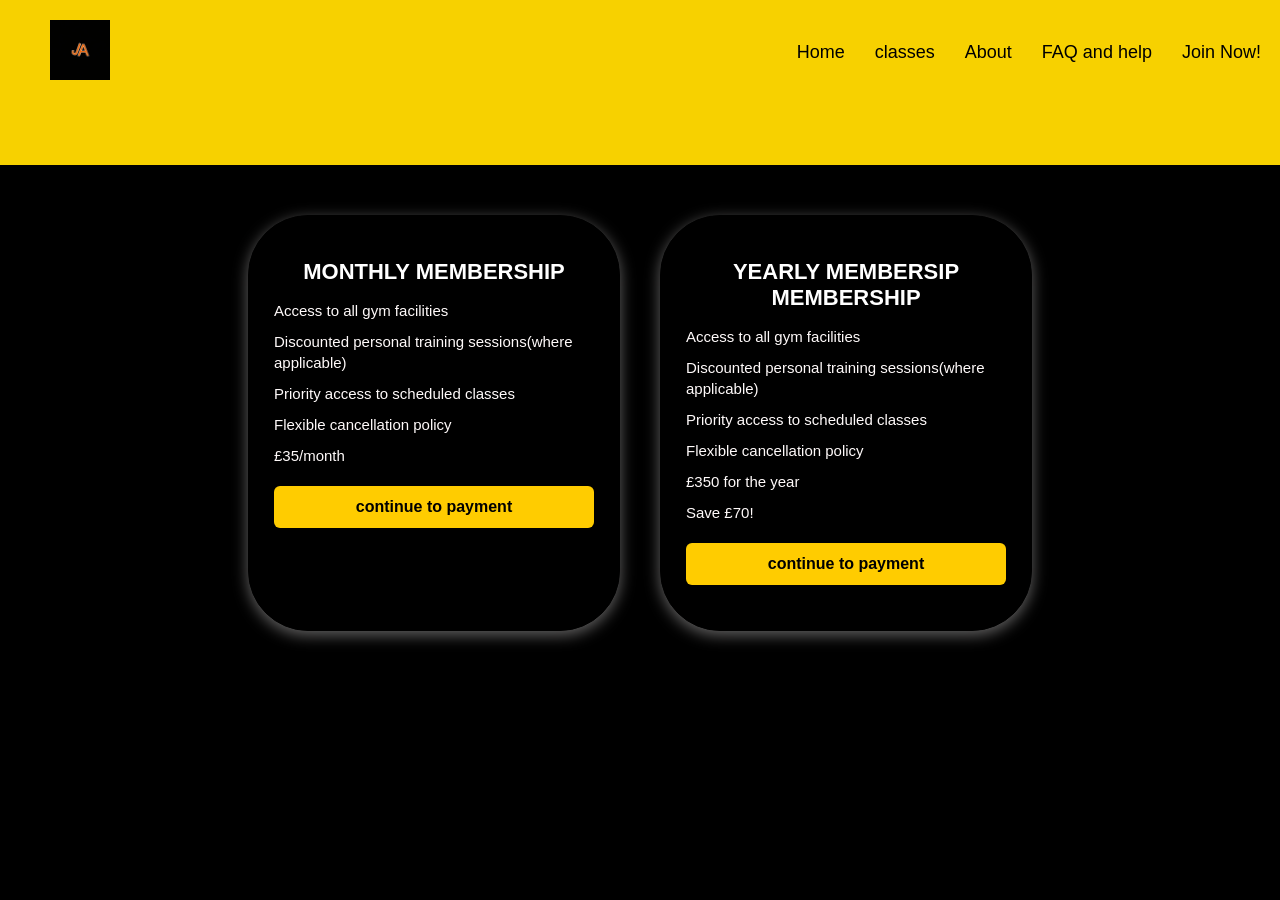
<file: chooseplan.html>
<!DOCTYPE html>
<html lang="en">
<head>
    <meta charset="UTF-8">
    <title>Choose Plan</title>
    <link rel="stylesheet" href="chooseplan.css">
</head>
<body>
 <header class=Nav-Bar
    <div class="logo">
       <a href="index.html"><img src="logo.png" alt="logo" class="favicon"></a
    </div>
    <nav class="Nav-links">
     <a href="index.html">Home</a>
     <a href="classes.html">classes</a>
      <a href="about.html">About</a>
      <a href="faq.html">FAQ and help</a>
      <a href="chooseplan.html">Join Now!</a>
      <a href="shop.html">shop</a>
    </nav>
  </header>

<header class="header">
    <h1>Choose Your Plan</h1>
</header>

<section class="plans-container">
    
   
     <div class="Club-card">
        <h2>monthly membership</h2>
        <ul>
            <li>Access to all gym facilities</li>
            <li>Discounted personal training sessions(where applicable)</li>
            <li>Priority access to scheduled classes</li>
            <li>Flexible cancellation policy</li>
            <li>£35/month</li>
            <a href="membershipdetails.html"> <button class="btn continue">continue to payment</button></a>
        </ul>
    </div>

     <div class="Club-card">
        <h2>yearly membersip membership</h2>
        <ul>
            <li>Access to all gym facilities</li>
            <li>Discounted personal training sessions(where applicable)</li>
            <li>Priority access to scheduled classes</li>
            <li>Flexible cancellation policy</li>
            <li>£350 for the year </li>
            <li>Save £70! </li>
            <a href="membershipdetails.html"> <button class="btn continue">continue to payment</button></a>
        </ul>
    </div>
</section>
</body>
</html>
</file>
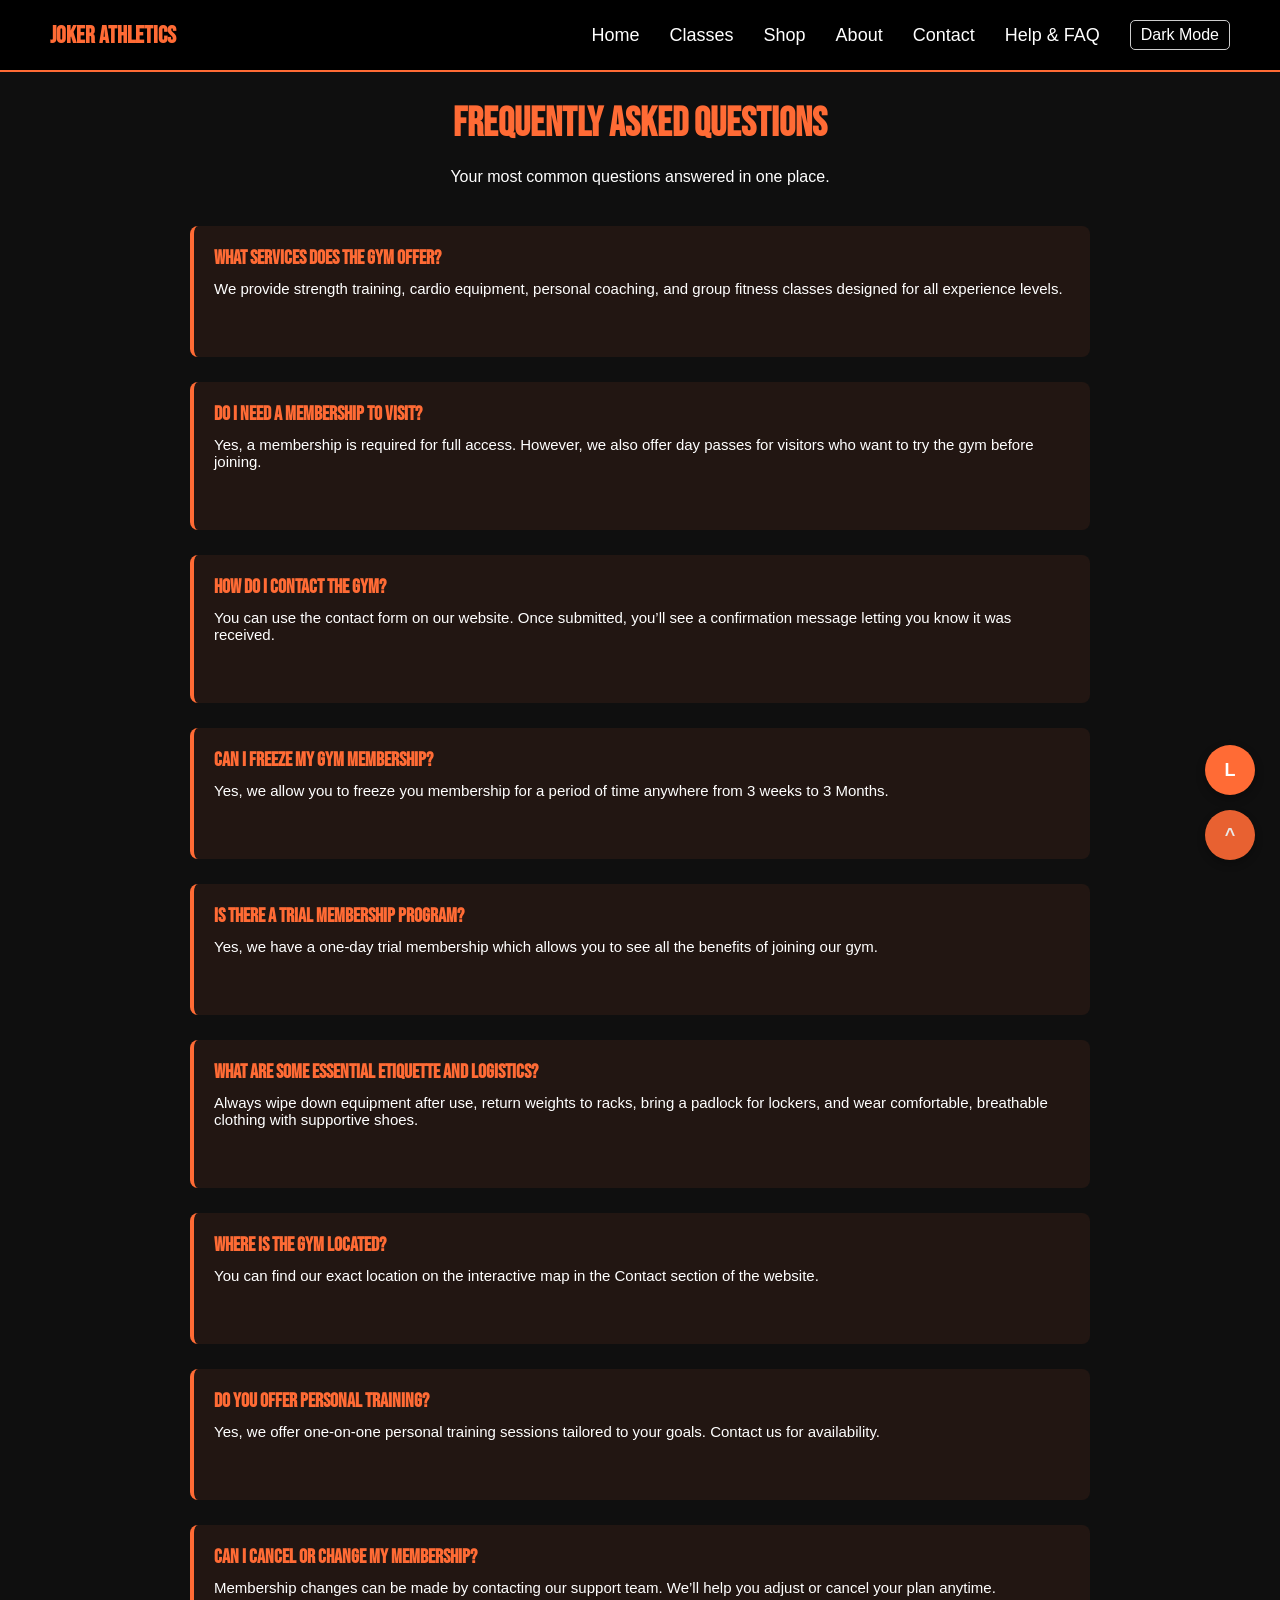
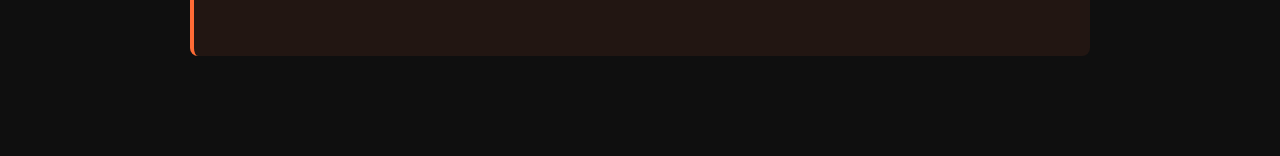
<file: faq.html>
<html>
     <head>
            <meta charset="UTF-8">
            <meta name="viewport" content="width=device-width, initial-scale=1.0">
            <title>Joker Athletics - Belfast</title>
            <link rel="icon" type="image/x-icon" href="JA-favicon.jpg">
            <link rel="stylesheet" href="style.css">
            <script src="https://code.jquery.com/jquery-3.6.0.min.js"></script>

            </div>            
            <header class="navbar">
                <div class="logo">
                    <a href="index.html">Joker Athletics</a>
                </div>
                <nav class="nav-links">
                    <a href="index.html">Home</a>
                    <a href="classes.html">Classes</a>
                    <a href="shop.html">Shop</a>
                    <a href="#about">About</a>
                    <a href="#contact">Contact</a>
                    <a href="faq.html">Help & FAQ</a>
                    <button id="themeToggle" style="cursor: pointer; padding: 5px 10px; border-radius: 5px; border: 1px solid #ccc; background: transparent;">Dark Mode</button>
                </nav>
            </header>
         <section class="helpfaq" id="helpfaq">
          
            <!-- FAQ section -->
          <h2>Frequently Asked Questions</h2>
            <p>Your most common questions answered in one place.</p>
            
            <div class="helpfaq-container">
               <div class="helpfaq-item">
                    <h3>What services does the gym offer?</h3>
                    <p>We provide strength training, cardio equipment, personal coaching, and group fitness classes designed for all experience levels.</p>
                </div>

                <div class="helpfaq-item">
                    <h3>Do I need a membership to visit?</h3>
                    <p>Yes, a membership is required for full access. However, we also offer day passes for visitors who want to try the gym before joining.</p>
                </div>

                <div class="helpfaq-item">
                    <h3>How do I contact the gym?</h3>
                    <p>You can use the contact form on our website. Once submitted, you’ll see a confirmation message letting you know it was received.</p>
                </div>

                <div class="helpfaq-item">
                    <h3>Can I freeze my gym membership?</h3>
                    <p>Yes, we allow you to freeze you membership for a period of time anywhere from 3 weeks to 3 Months.</p>
                </div>

                <div class="helpfaq-item">
                    <h3>Is there a trial membership program?</h3>
                    <p>Yes, we have a one-day trial membership which allows you to see all the benefits of joining our gym.</p>
                </div>

                <div class="helpfaq-item">
                    <h3>What are some essential etiquette and logistics?</h3>
                    <p>Always wipe down equipment after use, return weights to racks, bring a padlock for lockers, and wear comfortable, breathable clothing with supportive shoes.</p>
                </div>

                <div class="helpfaq-item">
                    <h3>Where is the gym located?</h3>
                    <p>You can find our exact location on the interactive map in the Contact section of the website.</p>
                </div>

                <div class="helpfaq-item">
                    <h3>Do you offer personal training?</h3>
                    <p>Yes, we offer one‑on‑one personal training sessions tailored to your goals. Contact us for availability.</p>
                </div>

                <div class="helpfaq-item">
                    <h3>Can I cancel or change my membership?</h3>
                    <p>Membership changes can be made by contacting our support team. We’ll help you adjust or cancel your plan anytime.</p>
                </div>
            </div>
         </section>      
            <!-- Mobile floating controls -->
        <div class="floating-controls">
            <button class="themeToggle control-btn" aria-label="Toggle Theme">L</button>
            <button id="backToTop" class="control-btn" aria-label="Back to Top">^</button>
        </div>
            <script src="script.js"></script>

</html>
</file>
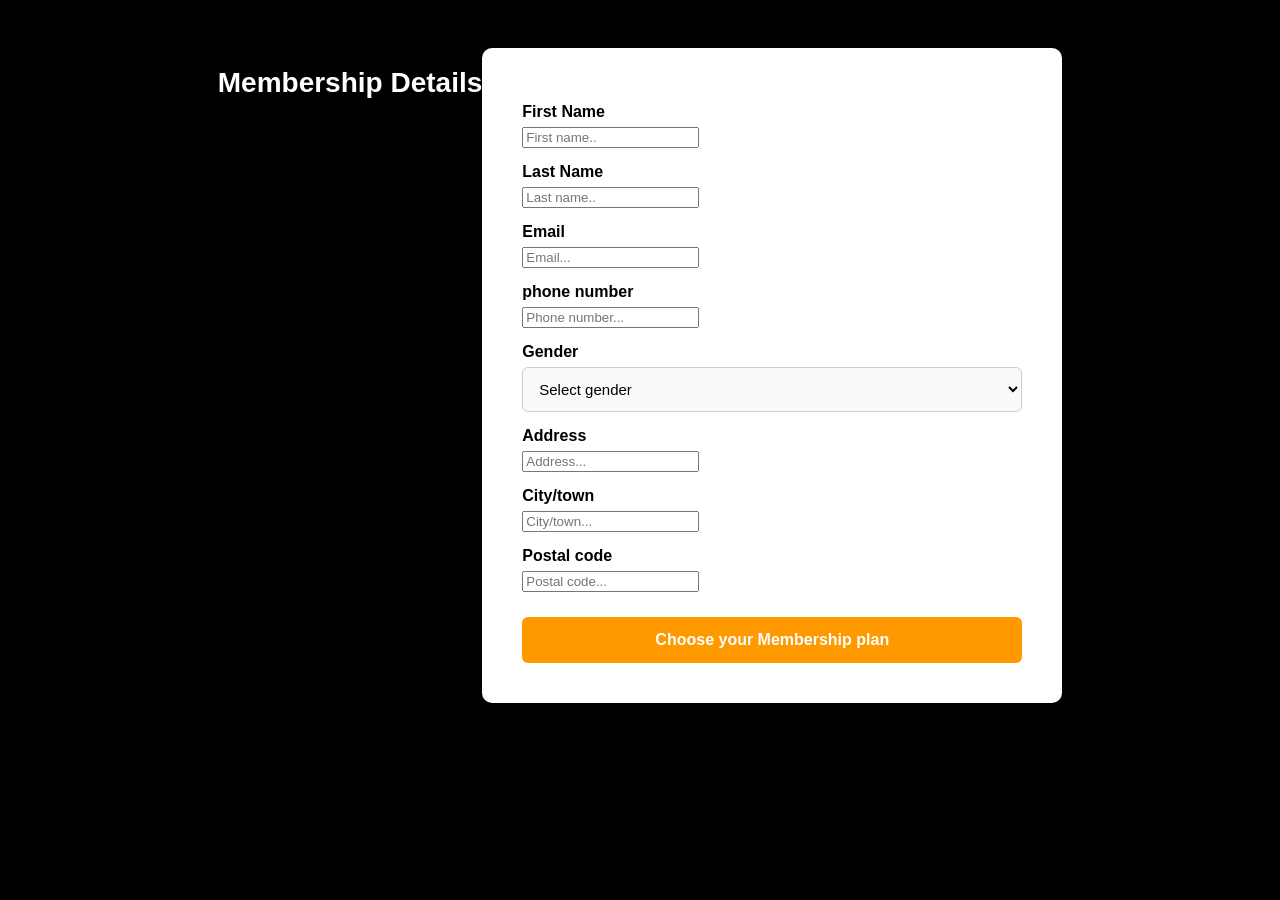
<file: membershipdetails.html>
<!DOCTYPE html>
<html lang="en">
<head>
    <meta charset="UTF-8">
    <link rel="stylesheet" href="membershipdetails.css">
    <title>Membership Details</title>
</head>
<body>

    <h1>membership details</h1>

    <div class="container">
        <form action="submit_form.php">
            <label for="fname">First Name</label>
            <input type="text" id="fname" name="firstname" placeholder="First name..">

            <label for="lname">Last Name</label>
            <input type="text" id="lname" name="lastname" placeholder="Last name..">

            <label for="email">Email</label>
            <input type="text" id="email" name="email" placeholder="Email...">

            <label for="phone">phone number</label>
            <input type="text" id="phone" name="phone" placeholder="Phone number...">

            <label for="Gender">Gender</label>
            <select id="gender" name="gender">
                <option value="">Select gender</option>
                <option value="male">Male</option>
                <option value="female">Female</option>
                <option value="other">Other</option>
            </select>

            <label for="address">Address</label>
            <input type="text" id="address" name="address" placeholder="Address...">
            
             <label for="city">City/town</label>
            <input type="text" id="city" name="city/Town" placeholder="City/town...">

            <label for="postalcode">Postal code</label>
            <input type="text" id="postalcode" name="postalcode" placeholder="Postal code...">

            <button type="submit" class="btn continue">Choose your Membership plan</button>


        </form>
    </div>

    <script type="text/javascript" src="detailvalidation.js"></script>   
</body>
</html>
</file>
<file: chooseplan.css>
/* Reset + page styling */
body {
    margin: 0;
    font-family: Arial, sans-serif;
    background-color: #000000;
    color: white;
}

/* Header */
.header {
    background-color: #f7d100;
    padding: 60px 0;
    text-align: center;
}

.header h1 {
    font-size: 40px;
    letter-spacing: 3px;
    font-weight: bold;
    margin: 0;
}

/* Container for both plans */
.plans-container {
    display: flex;
    justify-content: center;
    gap: 40px;
    padding: 50px;
    flex-wrap: wrap;
}

/* Individual plan card */
.Club-card {
    background-color: #000000;
    width: 320px;
    border-radius: 10px;
    padding: 25px;
    box-shadow: 0 4px 15px #faf8f866;
    text-align: left;
    border: 1px solid #fbf9f9;
    border-color: #000000;
    border-radius: 60px;
}

/* Plan title */
.Club-card h2 {
    color: #ffffff;
    text-transform: uppercase;
    font-size: 22px;
    margin-bottom: 15px;
    text-align: center;
}

/* List styling */
.Club-card ul {
    color:#fffafa;
    list-style-type: none;
    padding: 0;
    margin: 0 0 20px 0;
}

.Club-card li {
    margin-bottom: 10px;
    font-size: 15px;
    line-height: 1.4;

}

/* Buttons */
.Club-card a {
    text-decoration: none;
    border-color: rgb(255, 255, 255);
}

.Club-card button {
    width: 100%;
    padding: 12px;
    background-color: #ffcc00;
    border: none;
    border-radius: 6px;
    color: black;
    font-size: 16px;
    font-weight: bold;
    cursor: pointer;
    transition: 0.2s ease;
    margin-top: 10px;
}

.Club-card button:hover {
    background-color: #e6b800;
}

.Nav-Bar{
  position:fixed;
  top: 0;
  left:0;
  width:100%;
  display:flex;
  justify-content: space-between;
  align-items:center;
  padding: 20px 50px;
  background: #f7d100;
  z-index: 1000;
  font-family: Arial, sans-serif;
  padding: 20px 50px;
}

.Nav-links {
  display: flex;
  gap: 30px;
  align-items: center;
}

.Nav-links a {
  color: #000000;
  text-decoration: none;
  font-size: 18px;
  transition: 0.3s ease;
}
.Nav-links a:hover {
  color: #ffffff;
  text-decoration: underline;
}

.favicon {
  width: 60px;
  height: 60px;
}
</file>
<file: style.css>
@import url('https://fonts.googleapis.com/css2?family=Bebas+Neue&display=swap');

:root {
    --gym-orange: #ff6b35;
    --gym-orange-light: #ff8555;
    --gym-white: #ffffff;
    --gym-black: #000000;
    --gym-dark: #0f0f0f;
}

html {
    scroll-behavior: auto;
    scroll-padding-top: 138px;
}

* {
    margin: 0;
    padding: 0;
    box-sizing: border-box;
    font-family: Arial, sans-serif;
}

body {
    background-color: var(--gym-dark);
    color: var(--gym-white);
    transition: background-color 0.3s ease, color 0.3s ease;
}

#themeToggle {
    color: var(--gym-white); 
    border: 1px solid var(--gym-white);
    background: transparent;
    padding: 8px 15px;
    font-size: 16px;
    border-radius: 5px;
    cursor: pointer;
    transition: 0.3s;
}

#themeToggle:hover {
    color: var(--gym-orange);
    border-color: var(--gym-orange);
}

.nav-links a:hover {
    color: var(--gym-orange);
}




/* Light mode styles */

body.light-mode {
    background-color: var(--gym-white); 
    color: var(--gym-black);
}

body.light-mode .navbar {
    background-color: var(--gym-white);
    border-bottom: 2px solid var(--gym-orange);
}

body.light-mode .nav-links a {
    color: var(--gym-black); 
}

body.light-mode .nav-links a:hover {
    color: var(--gym-orange);
}

body.light-mode #themeToggle {
    color: var(--gym-black);
    border-color: var(--gym-black); 
}

body.light-mode #themeToggle:hover {
    color: var(--gym-orange);
    border-color: var(--gym-orange);
}

body.light-mode .box,
body.light-mode .form-success-content {
    background-color: var(--gym-orange-light);
    color: var(--gym-white);
    box-shadow: 0 5px 15px rgba(0, 0, 0, 0.1); 
}

body.light-mode .form-success-content h3, 
body.light-mode .form-success-content p {
    color: var(--gym-black);
}

body.light-mode .contact-form input,
body.light-mode .contact-form textarea {
    background-color: var(--gym-white);
    color: var(--gym-black);
    border: 2px solid var(--gym-orange); 
    
}

body.light-mode .contact-form input::placeholder,
body.light-mode .contact-form textarea::placeholder {
    color: var(--gym-black);
}

body.light-mode .about, 
body.light-mode .contact,
body.light-mode footer {
    background-color: var(--gym-white);
    color: var(--gym-black);
}

body.light-mode .about h2,
body.light-mode .contact h2,
body.light-mode .about p,
body.light-mode .contact p,
body.light-mode .box h3,
body.light-mode .box p {
    color: var(--gym-black);
}

body.light-mode .bg-video {
    filter: brightness(0.8); 
}

/* end of light mode styling */ 



.logo {
    font-size: 24px;
    font-weight: bold;
    color: var(--gym-orange);
    font-family: 'Bebas Neue', sans-serif;
}

.logo a {
    text-decoration: none;
    color: inherit;
    font-family: 'Bebas Neue', sans-serif;
}

.navbar {
    position: fixed;
    top: 0;
    width: 100%;
    display: flex;
    justify-content: space-between;
    align-items: center;
    padding: 20px 50px;
    background: var(--gym-black);
    border-bottom: 2px solid var(--gym-orange);
    z-index: 100;
}

.nav-links {
    display: flex;
    gap: 30px;
    align-items: center;
}

.nav-links a {
    color: var(--gym-white);
    text-decoration: none;
    font-size: 18px;
    transition: 0.3s;
}

.landing {
    position: relative; 
    overflow: hidden;  
    min-height: 100vh;
    display: flex;
    flex-direction: column;
    justify-content: center;
    align-items: center; 
    text-align: center;
    margin-top: 70px;
}

video::-webkit-media-controls {
    display: none !important;
}

.bg-video {
    position: absolute;
    top: 0;
    left: 0;
    width: 100%;
    height: 100%;
    object-fit: cover; 
    z-index: -1;   
    filter: brightness(0.35); 
    transition: filter 0.4s ease;
}

.landing-content {
    position: relative;
    z-index: 1;
}

.landing h1 {
    font-size: 100px;
    color: var(--gym-orange);
    margin-bottom: 15px;
    font-weight: bold;
    font-family: 'Bebas Neue', sans-serif;
    letter-spacing: 2px;
}

.landing p {
    font-size: 24px;
    max-width: 700px;
    margin-bottom: 40px;
    color: var(--gym-white);
}

.buttons {
    display: flex;
    gap: 15px;
    justify-content: center;
    margin-bottom: 60px;
}

.btn-light {
    border: 2px solid var(--gym-orange);
    color: var(--gym-orange);
    background: transparent;
    padding: 15px 30px;
    text-decoration: none;
    border-radius: 5px;
    cursor: pointer;
    transition: 0.3s;
}

.btn-light:hover {
    background: var(--gym-orange);
    color: var(--gym-black);
    transform: translateY(-5px);
}

.btn-dark {
    background: var(--gym-orange);
    color: var(--gym-black);
    padding: 18px 36px;
    text-decoration: none;
    border-radius: 5px;
    cursor: pointer;
    transition: 0.3s;
    border: none;
    font-size: 18px;
    font-family: 'Bebas Neue', sans-serif;
    letter-spacing: 1px;
}

.btn-dark:hover {
    background: var(--gym-orange-light);
    transform: translateY(-5px);
}

.about {
    min-height: 100vh;
    display: flex;
    flex-direction: column;
    justify-content: center;
    padding: 100px 50px;
    background: var(--gym-dark);
    text-align: center;
}

.about h2 {
    font-size: 40px;
    color: var(--gym-orange);
    margin-bottom: 20px;
    font-family: 'Bebas Neue', sans-serif;
    letter-spacing: 1px;
}

.about p {
    font-size: 16px;
    color: var(--gym-white);
    margin-bottom: 50px;
    max-width: 700px;
    margin-left: auto;
    margin-right: auto;
}

.boxes {
    display: grid;
    grid-template-columns: repeat(3, 1fr);
    gap: 30px;
    margin-top: 50px;
}

.box {
    background: var(--gym-dark);
    padding: 30px;
    border-radius: 8px;
    border-left: 4px solid var(--gym-orange);
    cursor: pointer;
    transition: 0.3s;
    background-color: rgba(255, 107, 53, 0.08);
}

.box:hover {
    background: var(--gym-black);
    transform: translateY(-5px);
}

.box img {
    width: 100%;
    height: 250px;
    object-fit: cover;
    border-radius: 5px;
    margin-bottom: 20px;
    transition: 0.3s;
}

.box:hover img {
    filter: brightness(1.3);
}

.box h3 {
    color: var(--gym-orange);
    margin-bottom: 10px;
    font-size: 20px;
    font-family: 'Bebas Neue', sans-serif;
}

.box p {
    color: var(--gym-white);
    font-size: 14px;
}

.contact {
    min-height: 100vh;
    display: flex;
    flex-direction: column;
    justify-content: center;
    padding: 100px 50px;
    background: var(--gym-dark);
    text-align: center;
    width: 100%;
}

.contact h2 {
    font-size: 40px;
    color: var(--gym-orange);
    margin-bottom: 20px;
    font-family: 'Bebas Neue', sans-serif;
    letter-spacing: 1px;
}

.contact p {
    font-size: 16px;
    color: var(--gym-white);
    margin-bottom: 40px;
}

.contact-form {
    max-width: 70%;
    margin: 0 auto;
    display: flex;
    flex-direction: column;
    gap: 20px;
    background-color: rgba(255, 107, 53, 0.08); 
    border: 2px solid var(--gym-orange); 
    border-radius: 16px; 
    padding: 80px; 
}

.contact-form input,
.contact-form textarea {
    padding: 30px;
    background: var(--gym-dark);
    border: 2px solid var(--gym-orange);
    border-radius: 5px;
    color: var(--gym-white);
    font-size: 20px;
    transition: 0.3s;
    width: 100%;
}

.contact-form input::placeholder,
.contact-form textarea::placeholder {
    color: var(--gym-white);
}

.contact-form input:focus,
.contact-form textarea:focus {
    outline: none;
    background: var(--gym-black);
    transform: scale(1.02);
}

footer {
    background: var(--gym-black);
    padding: 20px;
    border-top: 2px solid var(--gym-orange);
    margin: 0;
}

/* success form overlay */
.form-overlay {
    display: none; 
    position: fixed; 
    top: 0;
    left: 0;
    width: 100%;
    height: 100%;
    background-color: rgba(0, 0, 0, 0.8);
    z-index: 1000; 
}

.form-overlay.active {
    display: flex;
    align-items: center;
    justify-content: center;
}

.form-success-content {
    background-color: var(--gym-white);
    padding: 40px;
    border-radius: 8px;
    text-align: center;
    max-width: 400px;
    width: 90%;
    box-shadow: 0 5px 15px rgba(0,0,0,0.3);
}

.form-success-content h3 {
    margin-top: 0;
    color: var(--gym-black);
    font-size: 24px;
}

.form-success-content p {
    color: var(--gym-black);
    margin-bottom: 20px;
}

.orange-bar {
    border: none;
    height: 4px;
    background-color: var(--gym-orange); 
    width: 80%; 
    margin: 0 auto; 
    border-radius: 2px; 
}

/* mobile optm*/

.floating-controls {
    position: fixed;
    bottom: 40px; 
    right: 25px;
    display: flex;
    flex-direction: column;
    gap: 15px;
    z-index: 1001;
}

.control-btn {
    width: 50px !important;
    height: 50px !important;
    padding: 0 !important; 
    margin: 0;
    background-color: var(--gym-orange);
    color: var(--gym-white);
    border: none;
    border-radius: 50%;
    display: flex;
    align-items: center;
    justify-content: center;
    font-size: 18px;
    font-weight: bold;
    text-align: center;
    line-height: 1;
    box-shadow: 0 4px 10px rgba(0, 0, 0, 0.3);
    transition: transform 0.1s ease;
    cursor: pointer;
}

#backToTop {
    display: none; 
    padding-top: 10px;
}

body.light-mode .control-btn {
    color: var(--gym-black);
    background-color: var(--gym-orange); 
}

.control-btn:active {
    transform: scale(0.9); 
}

#map {
    width: 100%;
    height: 400px;
    border-radius: 8px;
    margin: 50px 0;
    border: 2px solid var(--gym-orange);
    will-change: transform;
    transform: translateZ(0);
}

body.light-mode #map {
    filter: brightness(1.1);
}

@media (max-width: 768px) {
    .landing {
        margin-top: 0;
    }

    .navbar {
        display: none;
    }

    .nav-links {
        gap: 5px;
    }

    .nav-links a {
        font-size: 14px;
        display: inline-block;
        vertical-align: middle;
    }

    #themeToggle {
        font-size: 12px;
        padding: 4px 8px;
    }

    .landing h1 {
        font-size: 50px; 
        border-bottom: 30px;
    }

    .landing p {
        font-size: 18px;
        padding: 0 20px;
        border-bottom: 30px;
    }

    .buttons {
        flex-direction: column; 
        width: 100%;
        align-items: center;
        gap: 10px;
    }

    .btn-light, .btn-dark {
        width: 85%;   
        padding: 18px 0;    
        font-size: 18px;    
        font-weight: bold;    
        text-align: center;
        border-radius: 8px;   
    }

    .boxes {
        grid-template-columns: 1fr; 
        padding: 0 10px;
    }

    .about, .contact {
        padding: 60px 20px;
        min-height: auto;
        background-color: var(--gym-dark);
    }

    .contact-form {
        padding: 30px;
        width: 95%;
        max-width: 95%;
        margin: 0 auto;
    }

    .contact-form input,
    .contact-form textarea {
        padding: 15px;
        font-size: 16px;
    }

    .orange-bar {
        width: 96%; 
    }

    #map {
        height: 300px;
        margin: 30px 0;
        pointer-events: none;
    }

    .box {
        background-color: rgba(255, 107, 53, 0.08);
    }

    .box:active {
        background: var(--gym-black);
        transform: translateY(-5px);
    }

    .box:active img {
        filter: brightness(1.3);
    }
}

.helpfaq {
    min-height: 100vh;
    padding: 100px 50px;
    background: var(--gym-dark);
    text-align: center;
}

.helpfaq h2 {
    font-size: 40px;
    color: var(--gym-orange);
    margin-bottom: 20px;
    font-family: 'Bebas Neue', sans-serif;
}

.helpfaq p {
    color: var(--gym-white);
    margin-bottom: 40px;
    font-size: 16px;
}

.helpfaq-container {
    max-width: 900px;
    margin: 0 auto;
    text-align: left;
    display: flex;
    flex-direction: column;
    gap: 25px;
}

.helpfaq-item {
    background: rgba(255, 107, 53, 0.08);
    border-left: 4px solid var(--gym-orange);
    padding: 20px;
    border-radius: 8px;
    transition: 0.3s;
}

.helpfaq-item:hover {
    background: var(--gym-black);
    transform: translateY(-5px);
}

.helpfaq-item h3 {
    color: var(--gym-orange);
    font-size: 20px;
    margin-bottom: 10px;
    font-family: 'Bebas Neue', sans-serif;
}

.helpfaq-item p {
    color: var(--gym-white);
    font-size: 15px;
}

/* Light mode */
body.light-mode .helpfaq {
    background: var(--gym-white);
    color: var(--gym-black);
}

body.light-mode .helpfaq-item {
    background: var(--gym-orange-light);
    color: var(--gym-black);
}

body.light-mode .helpfaq-item p,
body.light-mode .helpfaq-item h3 {
    color: var(--gym-black);
}

.shop {
    min-height: 100vh;
    padding: 100px 50px;
    background: var(--gym-dark);
    text-align: center;
}

.shop h2 {
    font-size: 80px;
    color: var(--gym-orange);
    margin-bottom: 20px;
    font-family: 'Bebas Neue', sans-serif;
    letter-spacing: 1px;
}

.shop p {
   font-size: 20px;
    color: var(--gym-white);
    margin-bottom: 20px;
    font-family: 'Bebas Neue', sans-serif;
    letter-spacing: 1px;
}

.shop h3 {
    font-size: 20px;
    color: var(--gym-orange);
    margin-bottom: 20px;
    font-family: 'Bebas Neue', 'sans-sherif';
    letter-spacing: 1px;
}


.buynow {
width: 110px;
height: 40px;
background: var(--gym-orange);
cursor: pointer;
border: transparent;
border-radius: 12px;
}

.addtocart {
    width: 110px;
    height: 40px;
    background: var(--gym-orange);
    cursor: pointer;
    border: transparent;
    border-radius: 12px;
}

select {
    width: 110px;
    height: 40px;
    background-color: var(--gym-orange);
    cursor: pointer;
    border: transparent;
    border-radius: 12px;
}

img{
    width: 100%;
    height: 100%;
}
.slideshowcontainer{
    max-width: 1000px;
    position: relative;
    margin: auto;
}

.slidesfade{
    display:none;
}

.prev, .next{
cursor: pointer;
position: absolute;
top: 50%;
width: auto;
margin-top: -22px;
padding: 16px;
color: var(--gym-orange-light);
transition: 0.6s, ease;
user-select: none;
}

.next{
    right: 0;
    border: 3px 0 0 3px;
}

.numtxt{
    color: var(--gym-white);
    font-size: 12px;
    position: absolute;
}

.dot{
    cursor: pointer;
    height: 15px;
    width: 15px;
    margin: 0 2px;
    background-color: #bbb;
    border-radius: 50%;
    display: inline-block;
    transition: background-color 0.6s ease; 
}

.active{
    background-color: var(--gym-orange-light);
}

.fade{
    animation: fade;
    animation-duration: 1.5s;
}

@keyframes fade{
    from {opacity: .4;}
    to {opacity: 1;}
}

.carousel-img {
    width: 300px;
    height: 375px;
    object-fit: cover;
    border-radius: 8px;
    margin-bottom: 15px;
}

.shop-img {
    width: 300px;
    height: 375px;
    object-fit: cover;
    border-radius: 8px;
    margin-bottom: 15px;
}

body.light-mode .shop {
background: var(--gym-white);
color: var(--gym-black)
}

body.light-mode .shopbox{
    background: var(--gym-white);
    color: var(--gym-black)
}

body.light-mode .shop p{
   color: var(--gym-black); 
}
</file>
<file: membershipdetails.css>
/* Page background + font */
body {
  font-family: Arial, sans-serif;
  background-color: #000000;
  padding: 40px;
  display: flex;
  justify-content: center;
}

/* Page title */
h1 {
  text-align: center;
  margin-bottom: 25px;
  font-size: 28px;
  font-weight: bold;
  text-transform: capitalize;
  color: #ffffff;
}

/* Form container */
.container {
  background: #ffffff;
  padding: 40px;
  width: 500px;
  border-radius: 10px;
  box-shadow: 0 4px 20px rgba(0,0,0,0.1);
}

/* Labels */
label {
  display: block;
  font-weight: bold;
  margin-bottom: 6px;
  margin-top: 15px;
}

/* Input fields + dropdown */
input[type=""],
select {
  width: 100%;
  padding: 12px;
  border: 1px solid #ccc;
  border-radius: 6px;
  font-size: 15px;
  background-color: #fafafa;
  transition: border-color 0.2s ease;
}

/* Focus effect */
input:focus,
select:focus {
  border-color: #ff9900;
  outline: none;
}

/* Submit button */
.btn {
  width: 100%;
  padding: 14px;
  background-color: #ff9900;
  border: none;
  border-radius: 6px;
  color: white;
  font-size: 16px;
  font-weight: bold;
  margin-top: 25px;
  cursor: pointer;
  transition: background-color 0.2s ease;
}

.btn:hover {
  background-color: #e68a00;
}
</file>
